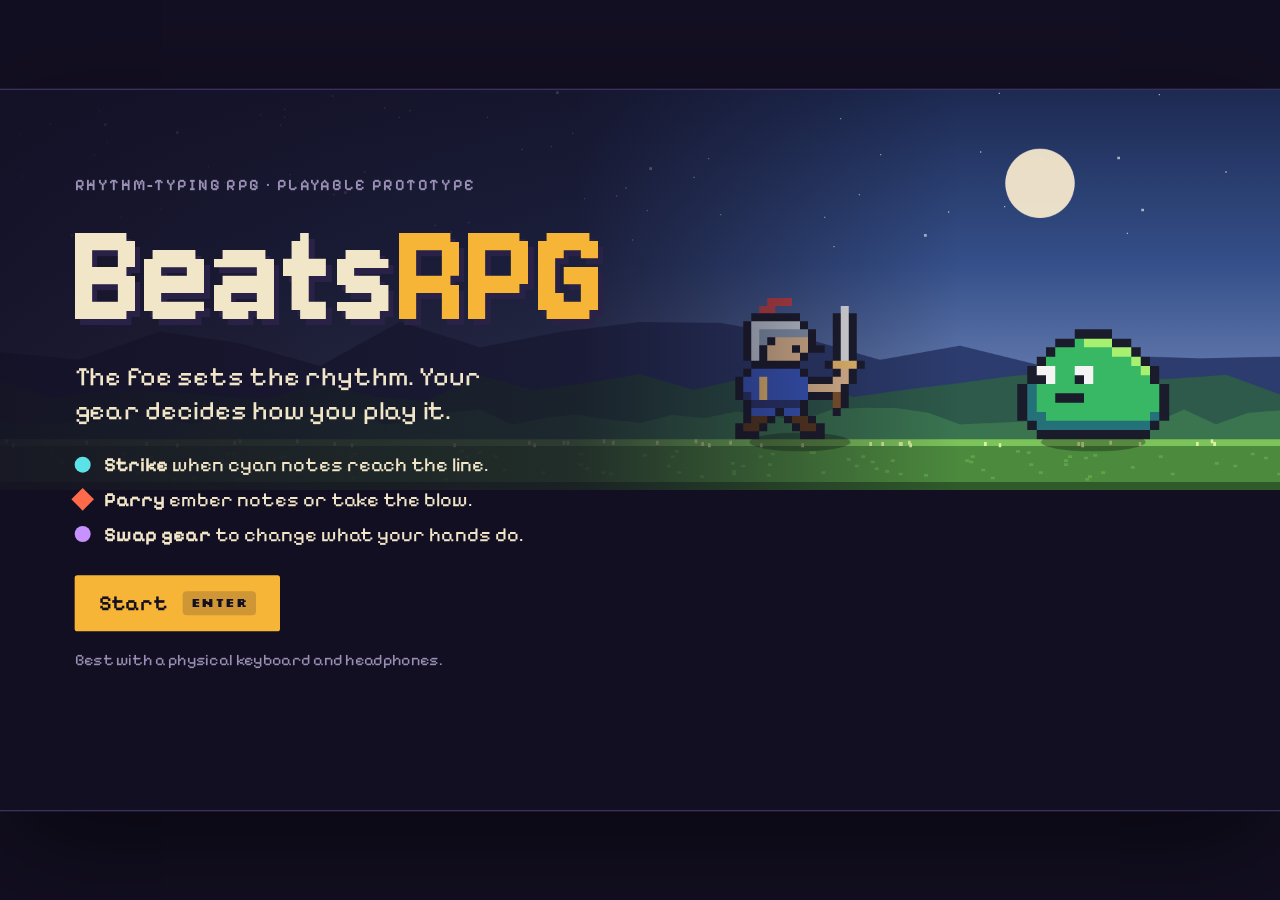
<file: index.html>
<!doctype html>
<html lang="en">
<head>
<meta charset="utf-8">
<meta name="viewport" content="width=device-width, initial-scale=1, viewport-fit=cover">
<title>BeatsRPG</title>
<meta name="description" content="A rhythm-typing RPG prototype. The enemy sets the rhythm; your gear decides how you play it.">
<link rel="preconnect" href="https://fonts.googleapis.com">
<link rel="preconnect" href="https://fonts.gstatic.com" crossorigin>
<link rel="stylesheet" href="https://fonts.googleapis.com/css2?family=Jersey+10&family=Pixelify+Sans:wght@400;600;700&family=Silkscreen:wght@400;700&display=swap">
<link rel="stylesheet" href="style.css">
</head>
<body>
<div id="stage">
  <canvas id="game" width="1920" height="1080" aria-label="Battle view"></canvas>

  <section id="screen-title" class="screen">
    <div class="title-wrap">
      <p class="eyebrow">Rhythm-typing RPG · playable prototype</p>
      <h1 class="logo">Beats<span>RPG</span></h1>
      <p class="tagline">The foe sets the rhythm. Your gear decides how you play it.</p>
      <ul class="pillars">
        <li><i class="dot dot-rune"></i><span><b>Strike</b> when cyan notes reach the line.</span></li>
        <li><i class="dot dot-ember"></i><span><b>Parry</b> ember notes or take the blow.</span></li>
        <li><i class="dot dot-hex"></i><span><b>Swap gear</b> to change what your hands do.</span></li>
      </ul>
      <button id="btn-start" class="btn btn-primary" type="button">Start <kbd>Enter</kbd></button>
      <p class="fine" id="kbd-note">Best with a physical keyboard and headphones.</p>
    </div>
  </section>

  <section id="screen-loadout" class="screen" hidden>
    <header class="lo-head">
      <h2>Loadout</h2>
      <div class="settings">
        <div class="set" title="Raise it if your hits read LATE, lower it if they read EARLY">Input offset
          <button type="button" class="mini" id="off-minus" aria-label="Decrease offset">−</button>
          <output id="set-offset">0 ms</output>
          <button type="button" class="mini" id="off-plus" aria-label="Increase offset">+</button>
        </div>
        <label class="set check" for="set-cues"><input type="checkbox" id="set-cues"> Note cues</label>
        <label class="set check" for="set-auto"><input type="checkbox" id="set-auto"> Autoplay demo</label>
      </div>
    </header>
    <div class="lo-grid">
      <div class="col">
        <h3>Weapon <span>how you play the rhythm</span></h3>
        <div id="weapon-list" class="list"></div>
      </div>
      <div class="col">
        <h3>Trinket <span>a twist</span></h3>
        <div id="trinket-list" class="list"></div>
      </div>
      <div class="col">
        <h3>Foe <span>sets the rhythm</span></h3>
        <div id="enemy-list" class="list"></div>
      </div>
    </div>
    <footer class="lo-foot">
      <p id="lo-summary"></p>
      <button id="btn-fight" class="btn btn-primary" type="button">Fight <kbd>Enter</kbd></button>
    </footer>
  </section>

  <section id="screen-pause" class="screen overlay" hidden>
    <div class="card-center">
      <h2>Paused</h2>
      <div class="actions">
        <button id="btn-resume" class="btn btn-primary" type="button">Resume <kbd>Esc</kbd></button>
        <button id="btn-quit" class="btn" type="button">Quit to loadout <kbd>Q</kbd></button>
      </div>
    </div>
  </section>

  <section id="screen-results" class="screen overlay" hidden>
    <div class="card-center results">
      <p class="eyebrow" id="res-foe"></p>
      <div class="res-top">
        <h2 id="res-title">Victory</h2>
        <div class="grade" id="res-grade">A</div>
      </div>
      <dl class="stats" id="res-stats"></dl>
      <div class="actions">
        <button id="btn-retry" class="btn btn-primary" type="button">Retry <kbd>R</kbd></button>
        <button id="btn-next" class="btn" type="button">Next foe <kbd>N</kbd></button>
        <button id="btn-loadout" class="btn" type="button">Loadout <kbd>L</kbd></button>
      </div>
    </div>
  </section>
</div>

<script src="js/data.js"></script>
<script src="js/sprites.js"></script>
<script src="js/audio.js"></script>
<script src="js/chart.js"></script>
<script src="js/battle.js"></script>
<script src="js/ui.js"></script>
<script src="js/main.js"></script>
</body>
</html>
</file>
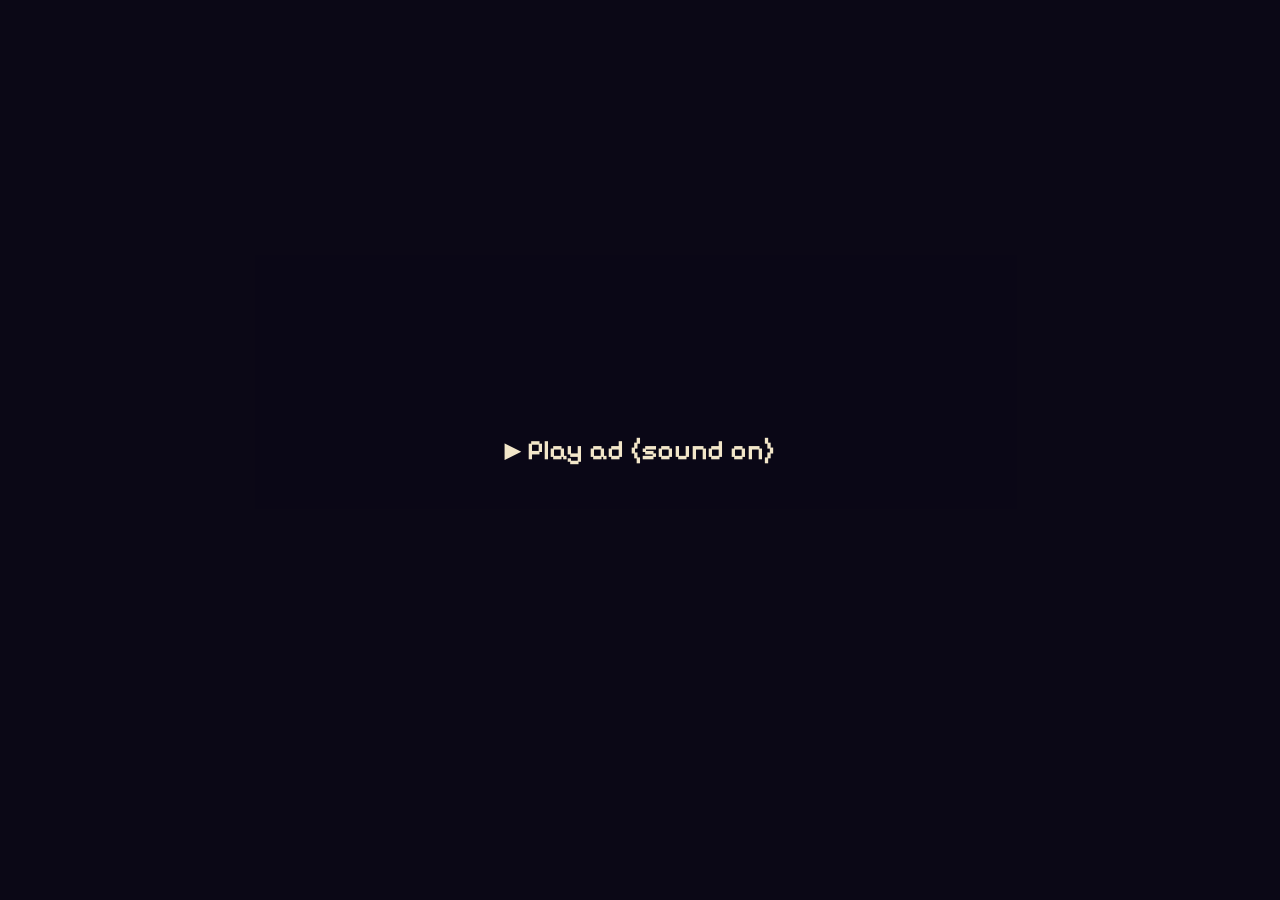
<file: promo/ad.html>
<!doctype html>
<html lang="en">
<head>
<meta charset="utf-8">
<meta name="viewport" content="width=device-width, initial-scale=1">
<title>BeatsRPG Promo</title>
<link rel="preconnect" href="https://fonts.googleapis.com">
<link rel="preconnect" href="https://fonts.gstatic.com" crossorigin>
<link rel="stylesheet" href="https://fonts.googleapis.com/css2?family=Jersey+10&family=Pixelify+Sans:wght@400;600;700&family=Silkscreen:wght@400;700&display=swap">
<style>
  html, body { margin: 0; height: 100%; background: #0b0816; overflow: hidden; }
  #ad { position: absolute; left: 50%; top: 50%; width: 1920px; height: 1080px; transform-origin: center; display: block; }
  #play {
    position: absolute; inset: 0; display: grid; place-items: center; border: 0; cursor: pointer;
    background: rgba(11, 8, 22, 0.6); color: #f2e6c9; font: 600 28px "Pixelify Sans", monospace;
  }
  #play[hidden] { display: none; }
  body.render #play { display: none; }
</style>
</head>
<body>
<canvas id="ad" width="1920" height="1080" aria-label="BeatsRPG promotional video"></canvas>
<button id="play" type="button">▶ Play ad (sound on)</button>

<script src="../js/data.js"></script>
<script src="../js/sprites.js"></script>
<script src="../js/audio.js"></script>
<script src="../js/chart.js"></script>
<script src="../js/battle.js"></script>
<script src="ad.js"></script>
</body>
</html>
</file>
<file: style.css>
/* Layout: a fixed 960x540 stage scaled to fit the window; menus are DOM layers over the battle canvas. */
:root {
  --ink: #130f22;
  --ink-2: #1d1733;
  --ink-3: #2a2147;
  --line: #3b3160;
  --parch: #f2e6c9;
  --parch-dim: #9a8fb5;
  --gold: #f7b538;
  --rune: #5ce1e6;
  --hex: #c792ff;
  --ember: #ff6b4a;
  --moss: #7bd389;
  --font-display: "Jersey 10", "Pixelify Sans", ui-monospace, monospace;
  --font-ui: "Pixelify Sans", ui-monospace, "Courier New", monospace;
  --font-key: Silkscreen, ui-monospace, "Courier New", monospace;
  color-scheme: dark;
}

html, body { height: 100%; }
body {
  margin: 0;
  overflow: hidden;
  background: var(--ink);
  color: var(--parch);
  font-family: var(--font-ui);
  font-size: 14px;
}

#stage {
  position: absolute;
  left: 50%;
  top: 50%;
  width: 960px;
  height: 540px;
  transform: translate(-50%, -50%);
  transform-origin: center;
  background: var(--ink);
  box-shadow: 0 0 0 1px var(--line), 0 30px 80px rgba(0, 0, 0, 0.5);
}
#game { position: absolute; inset: 0; width: 960px; height: 540px; display: block; }

.screen { position: absolute; inset: 0; }
.overlay { background: rgba(19, 15, 34, 0.72); display: grid; place-items: center; }
[hidden] { display: none !important; }

kbd {
  display: inline-block;
  font: 700 10px var(--font-key);
  padding: 2px 6px 3px;
  margin-left: 8px;
  border-radius: 3px;
  background: var(--ink-3);
  color: var(--parch);
  box-shadow: inset 0 -2px 0 var(--line);
  vertical-align: 2px;
}

.btn {
  font: 600 16px var(--font-ui);
  color: var(--parch);
  background: var(--ink-2);
  border: 2px solid var(--line);
  padding: 9px 16px 10px;
  cursor: pointer;
  border-radius: 2px;
  box-shadow: 0 3px 0 var(--ink);
}
.btn:hover { border-color: var(--parch-dim); }
.btn:active { transform: translateY(2px); box-shadow: 0 1px 0 var(--ink); }
.btn-primary { background: var(--gold); color: var(--ink); border-color: var(--gold); }
.btn-primary kbd { background: rgba(19, 15, 34, 0.18); color: var(--ink); box-shadow: none; }
.btn-primary:hover { border-color: var(--parch); }
button:focus-visible, input:focus-visible { outline: 2px solid var(--rune); outline-offset: 2px; }

.eyebrow {
  margin: 0;
  font: 600 12px var(--font-ui);
  letter-spacing: 0.14em;
  text-transform: uppercase;
  color: var(--parch-dim);
}

/* ---- Title ---------------------------------------------------------------- */
#screen-title {
  background: linear-gradient(90deg, rgba(19, 15, 34, 0.92) 0%, rgba(19, 15, 34, 0.75) 45%, rgba(19, 15, 34, 0) 75%);
}
.title-wrap {
  position: absolute;
  left: 56px;
  top: 64px;
  width: 440px;
  display: flex;
  flex-direction: column;
  align-items: flex-start;
  gap: 14px;
}
.logo {
  margin: 0;
  font: 400 120px/0.8 var(--font-display);
  letter-spacing: 0.01em;
  color: var(--parch);
  text-shadow: 4px 4px 0 var(--ink-3);
}
.logo span { color: var(--gold); }
.tagline { margin: 0; font-size: 20px; line-height: 1.3; text-wrap: balance; }
.pillars { list-style: none; margin: 4px 0 8px; padding: 0; display: grid; gap: 8px; font-size: 15px; }
.pillars li { display: flex; gap: 10px; align-items: center; }
.pillars b { color: var(--parch); }
.dot { width: 12px; height: 12px; display: inline-block; flex: none; }
.dot-rune { background: var(--rune); border-radius: 50%; }
.dot-ember { background: var(--ember); transform: rotate(45deg); }
.dot-hex { background: var(--hex); border-radius: 50%; }
.fine { margin: 0; color: var(--parch-dim); font-size: 12px; }

/* ---- Loadout -------------------------------------------------------------- */
#screen-loadout {
  background: var(--ink);
  padding: 16px 20px;
  box-sizing: border-box;
  display: flex;
  flex-direction: column;
  gap: 10px;
}
.lo-head { display: flex; align-items: center; justify-content: space-between; gap: 16px; }
.lo-head h2 { margin: 0; font: 400 40px/1 var(--font-display); color: var(--gold); }
.settings { display: flex; gap: 14px; align-items: center; font-size: 13px; color: var(--parch-dim); }
.set { display: flex; align-items: center; gap: 6px; cursor: default; }
.set.check { cursor: pointer; }
.set input { accent-color: var(--gold); margin: 0; }
.set output { min-width: 50px; text-align: center; color: var(--parch); font-variant-numeric: tabular-nums; }
.mini {
  width: 22px; height: 22px; padding: 0;
  font: 600 14px var(--font-ui);
  background: var(--ink-3); color: var(--parch);
  border: 1px solid var(--line); border-radius: 2px; cursor: pointer;
}

.lo-grid {
  flex: 1;
  min-height: 0;
  display: grid;
  grid-template-columns: 1.3fr 0.9fr 1fr;
  gap: 14px;
}
.col { display: flex; flex-direction: column; gap: 8px; min-width: 0; min-height: 0; }
.col h3 {
  margin: 0;
  font: 600 12px var(--font-ui);
  letter-spacing: 0.14em;
  text-transform: uppercase;
  color: var(--parch);
}
.col h3 span { color: var(--parch-dim); letter-spacing: 0.04em; text-transform: none; font-weight: 400; margin-left: 6px; }
.list { display: flex; flex-direction: column; gap: 6px; min-height: 0; }

.card {
  text-align: left;
  font: inherit;
  color: var(--parch);
  background: var(--ink-2);
  border: 2px solid var(--line);
  border-radius: 2px;
  padding: 8px 10px;
  cursor: pointer;
  display: grid;
  gap: 4px;
}
.card:hover { border-color: var(--parch-dim); }
.card[aria-pressed="true"] { border-color: var(--gold); background: var(--ink-3); box-shadow: inset 4px 0 0 var(--gold); }
.card-top { display: flex; align-items: center; justify-content: space-between; gap: 8px; }
.card-name { font: 600 16px var(--font-ui); }
.card-role { color: var(--parch-dim); font-size: 12px; margin-left: 6px; font-weight: 400; }
.card p { margin: 0; font-size: 12px; line-height: 1.3; color: var(--parch-dim); }
.keys { display: flex; gap: 3px; }
.keys kbd { margin: 0; }
.meters { display: flex; gap: 14px; font-size: 11px; color: var(--parch-dim); text-transform: uppercase; letter-spacing: 0.08em; }
.pips { display: inline-flex; gap: 2px; margin-left: 5px; vertical-align: 0; }
.pips i { width: 8px; height: 8px; background: var(--line); display: inline-block; }
.pips.dmg i.on { background: var(--gold); }
.pips.diff i.on { background: var(--ember); }

.card.trinket { padding: 7px 10px; }
.card.trinket .card-name { font-size: 14px; }

.card.foe { grid-template-columns: 56px 1fr; align-items: center; gap: 10px; padding: 6px 10px 6px 6px; }
.foe canvas { width: 56px; height: 56px; image-rendering: pixelated; background: var(--ink); }
.foe .meta { font-size: 12px; white-space: nowrap; overflow: hidden; text-overflow: ellipsis; color: var(--parch-dim); font-variant-numeric: tabular-nums; }
.foe .tags { display: flex; gap: 4px; flex-wrap: wrap; margin-top: 3px; }
.foe .tag { font-size: 10px; padding: 1px 5px; border: 1px solid var(--line); color: var(--parch); letter-spacing: 0.04em; }
.crown { color: var(--gold); font-size: 11px; margin-left: 6px; letter-spacing: 0.08em; }

.lo-foot { display: flex; align-items: center; justify-content: space-between; gap: 16px; border-top: 2px solid var(--line); padding-top: 10px; }
.lo-foot p { margin: 0; font-size: 13px; color: var(--parch-dim); line-height: 1.35; max-width: 70ch; }
.lo-foot p b { color: var(--parch); }

/* ---- Pause / results ------------------------------------------------------ */
.card-center {
  background: var(--ink-2);
  border: 2px solid var(--line);
  padding: 22px 28px 24px;
  display: flex;
  flex-direction: column;
  gap: 14px;
  min-width: 360px;
  box-shadow: 0 8px 0 var(--ink);
}
.card-center h2 { margin: 0; font: 400 56px/0.9 var(--font-display); }
.actions { display: flex; gap: 10px; flex-wrap: wrap; }
.results { width: 520px; }
.res-top { display: flex; align-items: flex-end; justify-content: space-between; }
.grade { font: 400 88px/0.8 var(--font-display); color: var(--gold); }
.results.lost h2, .results.lost .grade { color: var(--ember); }
.results.won h2 { color: var(--gold); }
.stats {
  margin: 0;
  display: grid;
  grid-template-columns: repeat(4, 1fr);
  gap: 10px 14px;
  border-top: 2px solid var(--line);
  border-bottom: 2px solid var(--line);
  padding: 12px 0;
}
.stats div { display: flex; flex-direction: column-reverse; gap: 2px; }
.stats dt { font-size: 10px; letter-spacing: 0.1em; text-transform: uppercase; color: var(--parch-dim); }
.stats dd { margin: 0; font: 600 20px var(--font-ui); font-variant-numeric: tabular-nums; }
.stats .perfect dd { color: var(--gold); }
.stats .great dd { color: var(--rune); }
.stats .good dd { color: var(--moss); }
.stats .miss dd { color: var(--ember); }

@media (prefers-reduced-motion: reduce) {
  .btn:active { transform: none; }
}
</file>
